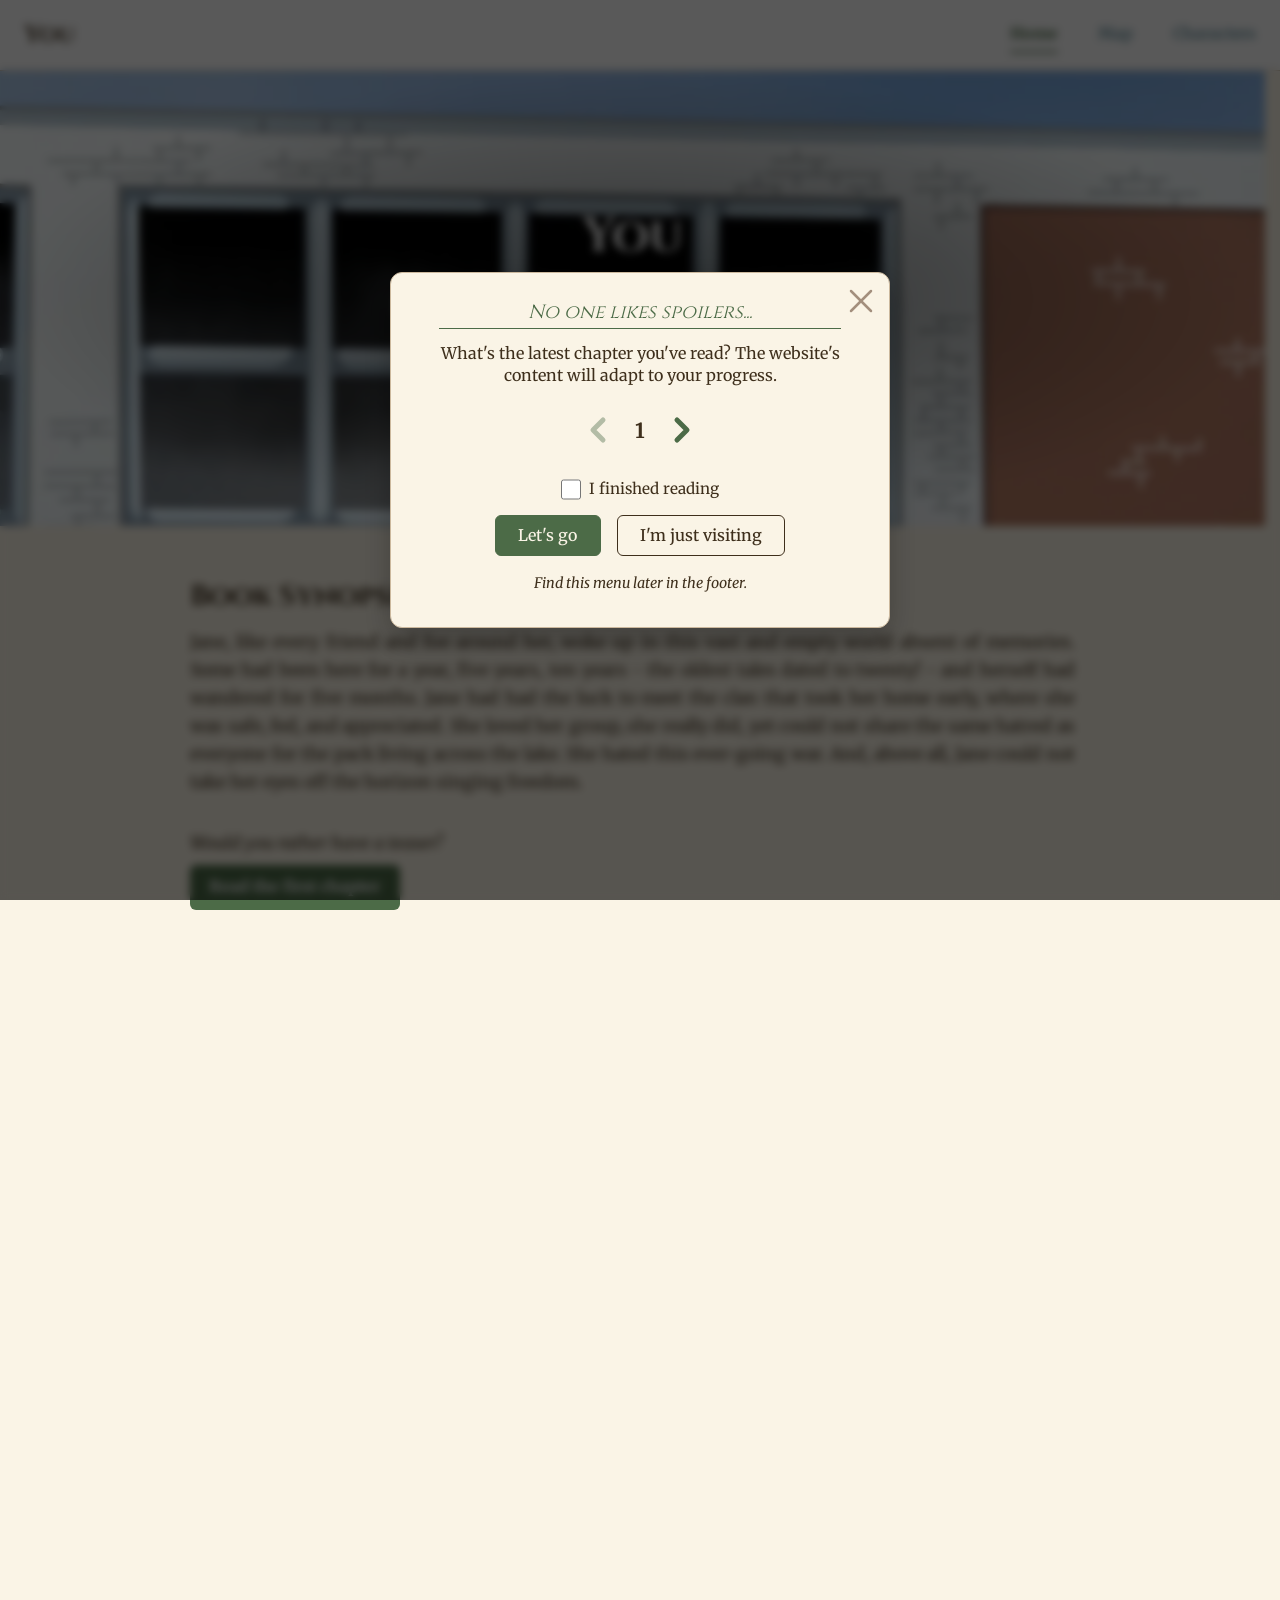
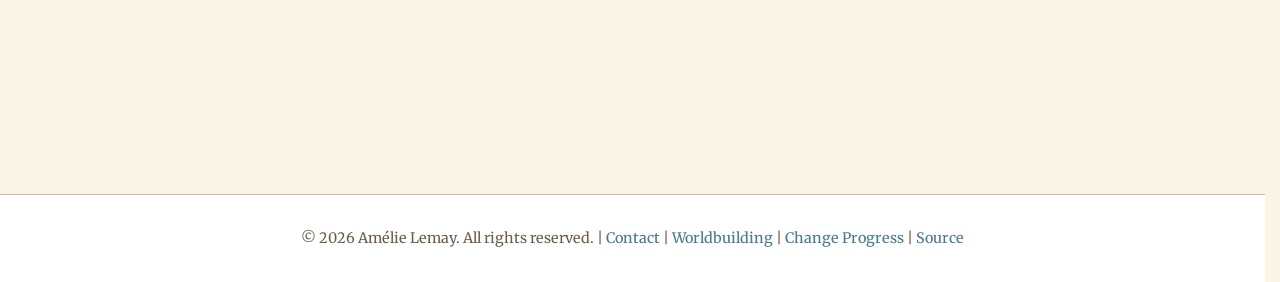
<file: index.html>
<!DOCTYPE html>
<html lang="en">

<head>
    <meta charset="UTF-8">
    <meta name="viewport" content="width=device-width, initial-scale=1.0">
    <title>Home</title>
    <link href="https://fonts.googleapis.com/css2?family=Cinzel:wght@600&family=Merriweather&display=swap"
        rel="stylesheet">
    <link rel="stylesheet" href="/css/shared.css">
    <link rel="stylesheet" href="/css/home.css">
    <script type="module" src="/js/shared.js"></script>
    <script type="module" src="/js/home.js"></script>
</head>

<body>
    <header></header>

    <section class="chapter-update"></section>

    <main>
        <div id="content-wrapper">
            <section class="hero">
                <img alt="Book Artwork" class="hero-bg" id="hero-bg" loading="eager">
                <h1 id="book-title"></h1>
                <p id="book-tagline"></p>
                <a href="map.html" class="button">Explore the map</a>
            </section>

            <section class="section">
                <h2>Book Synopsis</h2>
                <p class="synopsis" id="book-synopsis"></p>
                <p class="tip">Would you rather have a teaser?</p>
                <a href="content/you_chapter1.pdf" class="button" target="_blank">Read the first chapter</a>
            </section>

            <section class="section">
                <h2>Step Into the Lore</h2>
                <div class="cards cards--row">
                    <a href="map.html" class="card">
                        <div class="card-content">
                            <h3>Map</h3>
                            <p id="card-map-desc"></p>
                        </div>
                        <span class="link">Explore</span>
                    </a>
                    <a href="translation.html" class="card">
                        <div class="card-content">
                            <h3>Translation</h3>
                            <p id="card-translation-desc"></p>
                        </div>
                        <span class="link">Read Here</span>
                    </a>
                    <a href="characters.html" class="card">
                        <div class="card-content">
                            <h3>Characters</h3>
                            <p id="card-characters-desc"></p>
                        </div>
                        <span class="link">Meet Them</span>
                    </a>
                </div>
            </section>

            <section class="section">
                <h2>About This Website</h2>
                <p id="about-website"></p>
            </section>

            <section class="section section--updates">
                <h2>Latest Updates</h2>
                <ul class="updates-list" id="latest-updates">
                    <!-- Example of updates
                        <li>📢 Volume II coming Winter 2025!</li>
                        <li>🗺️ Map updated with new region: The Glade of Echoes</li>
                        <li>🎨 Fan art contest open until June 30</li>
                    -->
                </ul>
            </section>
        </div>

        <div id="error-wrapper" hidden>
            <p id="error-message" role="alert" aria-live="assertive">
                Sorry, something went wrong while loading the content. Please refresh or try again later.
            </p>
        </div>
    </main>

    <footer></footer>

    <a class="back-to-top"></a>

    <template id="progress-modal-template"></template>
</body>

</html>
</file>
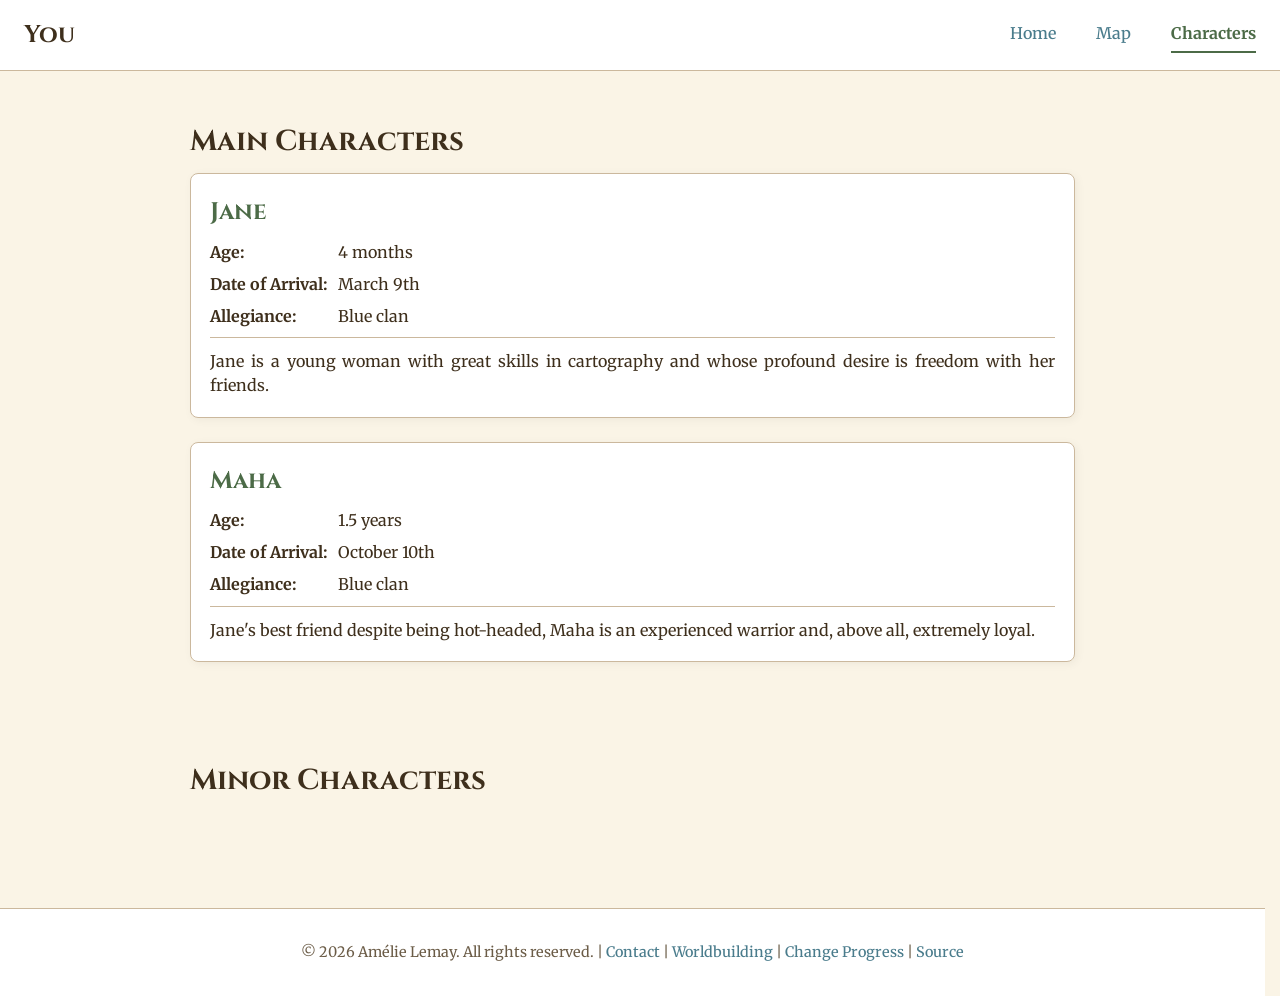
<file: characters.html>
<!DOCTYPE html>
<html lang="en">

<head>
    <meta charset="UTF-8">
    <meta name="viewport" content="width=device-width, initial-scale=1.0">
    <title>Characters</title>
    <link href="https://fonts.googleapis.com/css2?family=Cinzel:wght@600&family=Merriweather&display=swap"
        rel="stylesheet">
    <link rel="stylesheet" href="/css/shared.css">
    <link rel="stylesheet" href="/css/characters.css">
    <script type="module" src="/js/shared.js"></script>
    <script type="module" src="/js/characters.js"></script>
</head>

<body>
    <header></header>

    <section class="chapter-update"></section>

    <main>
        <div id="content-wrapper">
            <section class="section">
                <h2>Main Characters</h2>
                <div class="major-characters cards" id="main-characters">
                    <!--
                        <div class="card card--hover">
                            <h3 class="section-heading">Name</h3>
                            <div class="card-meta card-underline">
                                <div class="label">Age:</div>
                                <div>Age</div>
                                <div class="label">Date of Arrival:</div>
                                <div>Date</div>
                                <div class="label">Allegiance:</div>
                                <div>Group</div>
                            </div>
                            <p class="card-description">Description.</p>
                        </div>
                    -->
                </div>
            </section>

            <section class="section">
                <h2>Minor Characters</h2>
                <div class="minor-characters cards" id="minor-characters">
                    <!--
                        <div class="card card--hover">
                            <h3 class="section-heading">Name</h3>
                            <div class="card-meta">
                                <div class="label">Allegiance:</div>
                                <div>Group</div>
                            </div>
                        </div>
                    -->
                </div>
            </section>
        </div>

        <div id="error-wrapper" hidden>
            <p id="error-message" role="alert" aria-live="assertive">
                Sorry, something went wrong while loading the content. Please refresh or try again later.
            </p>
        </div>
    </main>

    <footer></footer>

    <a class="back-to-top"></a>

    <template id="progress-modal-template"></template>
</body>

</html>
</file>
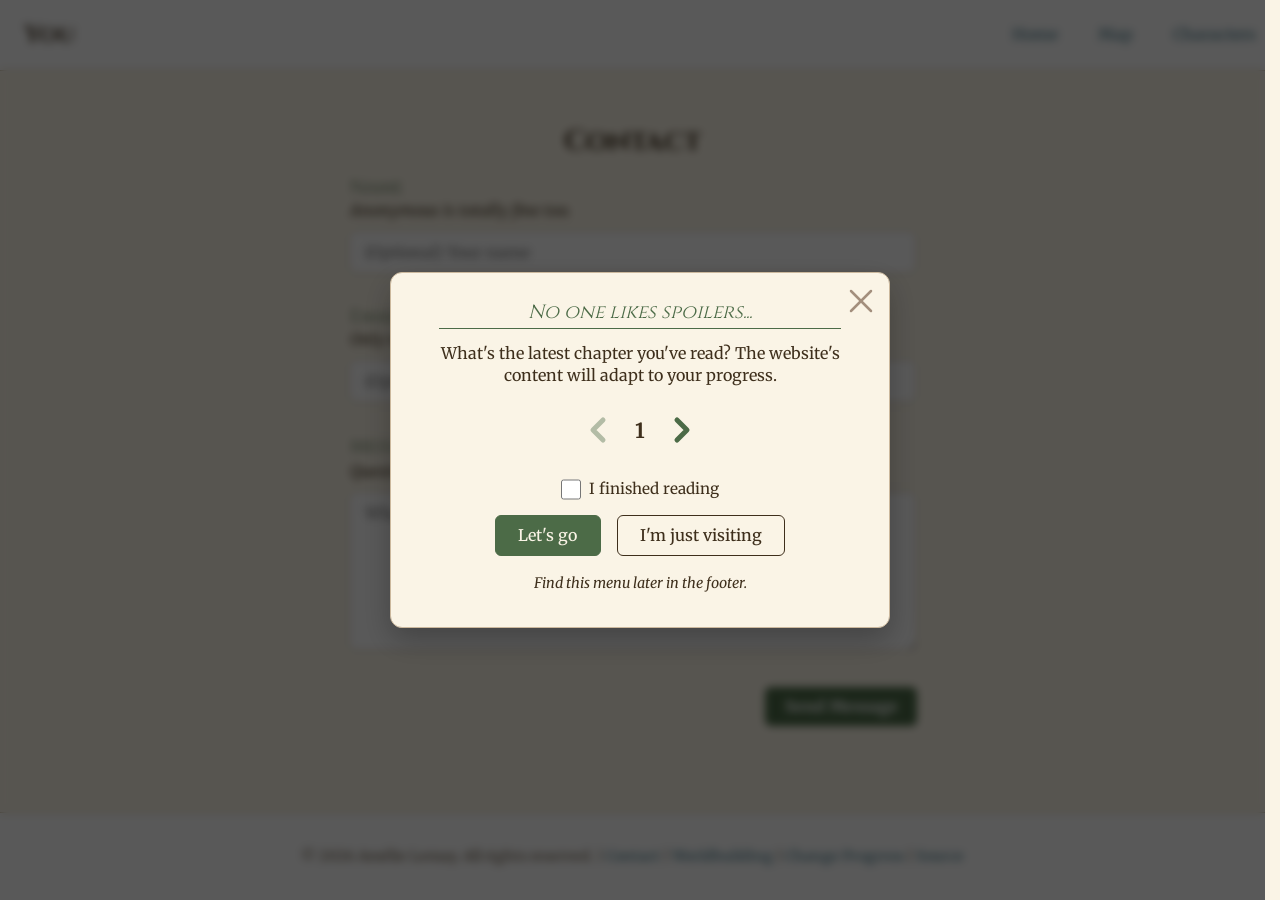
<file: contact.html>
<!DOCTYPE html>
<html lang="en">

<head>
    <meta charset="UTF-8">
    <meta name="viewport" content="width=device-width, initial-scale=1.0">
    <title>Contact</title>
    <link href="https://fonts.googleapis.com/css2?family=Cinzel:wght@600&family=Merriweather&display=swap"
        rel="stylesheet">
    <link rel="stylesheet" href="/css/shared.css">
    <link rel="stylesheet" href="/css/contact.css">
    <script type="module" src="/js/shared.js"></script>
    <script type="module" src="/js/contact.js"></script>
</head>

<body>
    <header></header>

    <section class="chapter-update"></section>

    <main>
        <section class="section contact-block">
            <h2>Contact</h2>
            <form class="contact-form animate" action="https://api.web3forms.com/submit" method="POST" autocomplete="off">
                <input type="hidden" name="access_key" value="7e72d4c0-4e50-462b-a492-0defb80f0c48">
                <input type="hidden" name="subject" value="Contact Form Submission from You Website">
                <input type="hidden" name="from_name" value="You Website Contact Form">
                <input type="checkbox" name="botcheck" id="botcheck" style="display: none;">

                <label for="name">Name</label>
                <p class="hint card-description">Anonymous is totally fine too.</p>
                <input type="text" name="name" id="name" placeholder="(Optional) Your name">
                <span class="field-error" id="name-error" aria-live="polite"></span>

                <label for="email">Email</label>
                <p class="hint card-description">Only needed if you want a reply — no pressure.</p>
                <input type="text" name="email" id="email" placeholder="(Optional) you@example.com">
                <span class="field-error" id="email-error" aria-live="polite"></span>

                <label for="message">Message <span class="required-asterisk" title="Required">*</span></label>
                <p class="hint card-description">Questions, thoughts, complaints, fan mail — it all goes here.</p>
                <textarea name="message" id="message" placeholder="What's on your mind?"></textarea>
                <span class="field-error" id="message-error" aria-live="polite"></span>

                <button class="button" id="contact-submit-button" type="submit">Send Message</button>
                <div id="form-result" aria-live="polite" hidden></div>
            </form>
        </section>
    </main>

    <footer></footer>

    <a class="back-to-top"></a>

    <template id="progress-modal-template"></template>
</body>

</html>
</file>
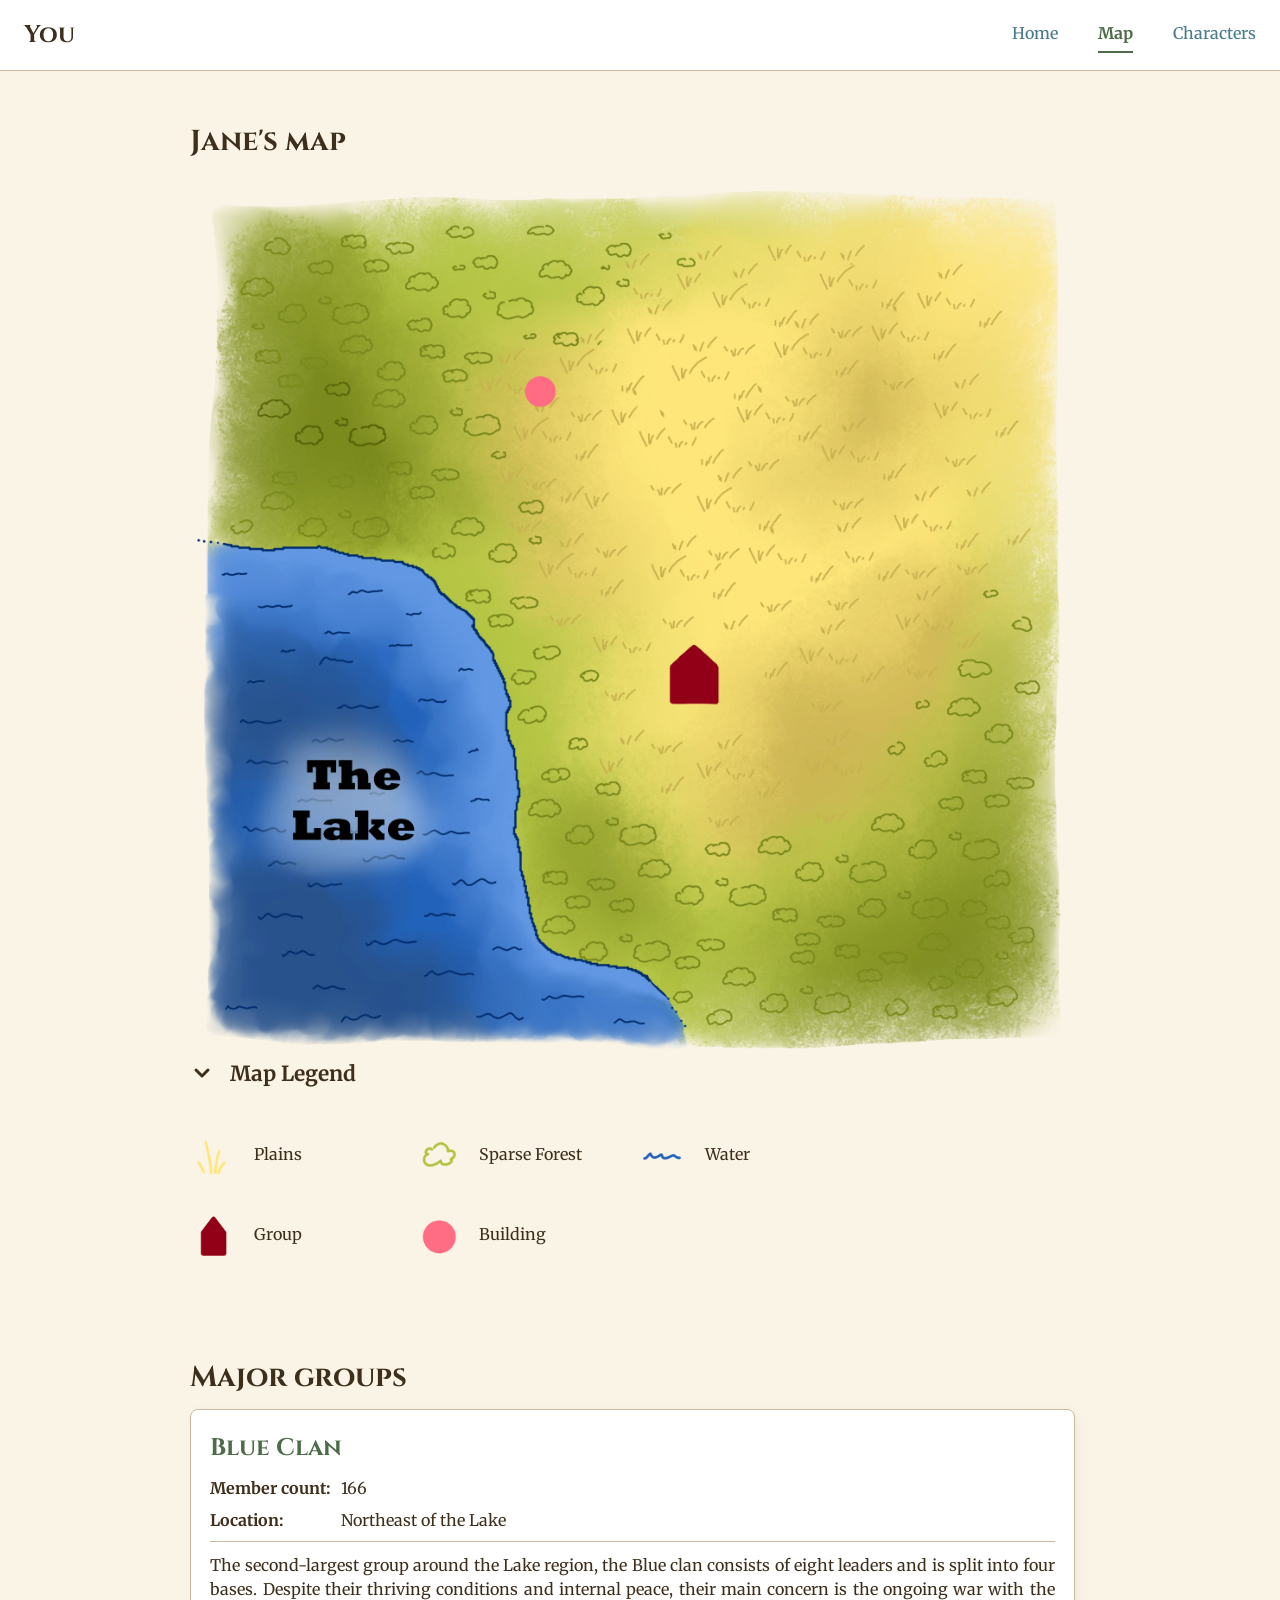
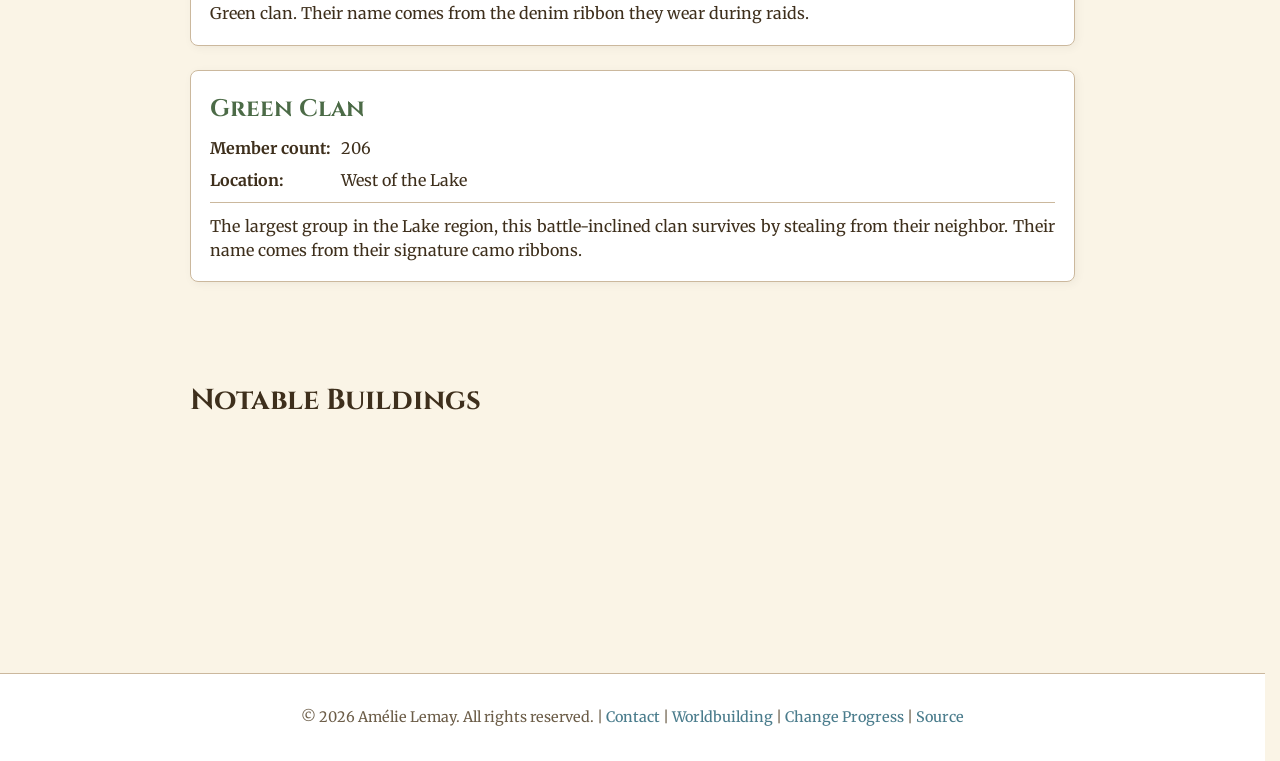
<file: map.html>
<!DOCTYPE html>
<html lang="en">

<head>
    <meta charset="UTF-8">
    <meta name="viewport" content="width=device-width, initial-scale=1.0">
    <title>Map</title>
    <link href="https://fonts.googleapis.com/css2?family=Cinzel:wght@600&family=Merriweather&display=swap" rel="stylesheet">
    <link rel="stylesheet" href="/css/shared.css">
    <link rel="stylesheet" href="/css/map.css">
    <script type="module" src="/js/shared.js"></script>
    <script type="module" src="/js/map.js"></script>
</head>

<body>
    <header></header>

    <section class="chapter-update"></section>

    <main>
        <div id="content-wrapper">
            <section class="section">
                <h2 id="map-title"></h2>
                <div id="map-wrapper">
                    <img class="map-image" id="map-image" alt="Book Map" loading="eager">
                    <div id="regions-container"></div>
                </div>

                <aside class="legend" aria-label="Map legend">
                    <div class="legend-head">
                        <button class="legend-toggle" aria-expanded="true" aria-controls="legend-grid" id="legendToggle">
                            <svg fill="none" viewBox="0 0 24 24" stroke="currentColor" stroke-width="3" stroke-linecap="round" stroke-linejoin="round">
                                <polyline points="6 9 12 15 18 9" />
                            </svg>
                        </button>
                        <h3>Map Legend</h3>
                    </div>
                
                    <div class="legend-grid legend-expanded" id="legend-grid">
                        <!-- Legend item structure
                            <div class="legend-group" id="legend-<group-id>">
                                <div class="legend-item">
                                    <img class="icon" src="img/<icon-file>" alt="<icon-alt>">
                                    <div class="legend-label"><Label text></div>
                                </div>
                            </div>
                        -->
                    </div>
                </aside>
            </section>
            
            <section class="section">
                <h2>Major groups</h2>
                <div id="major-groups" class="cards">
                    <!-- Major groups card structure
                        <div class="card card--hover">
                            <h3 class="section-heading">Name</h3>
                            <div class="card-meta card-underline">
                                <div class="label">Member count:</div>
                                <div>Member count</div>
                                <div class="label">Location:</div>
                                <div>Location</div>
                            </div>
                            <p class="card-description">Description</p>
                        </div>
                    -->
                </div>
            </section>
            
            <section class="section">
                <h2>Notable Buildings</h2>
                <div id="notable-buildings" class="cards">
                    <!-- Notable buildings card structure
                        <div class="card card--hover">
                            <h3 class="section-heading">Name</h3>
                            <div class="card-meta">
                                <div class="label">Belongs to:</div>
                                <div>Group</div>
                                <div class="label">Usage:</div>
                                <div>Description</div>
                            </div>
                            <p class="card-description">Optional note</p>
                        </div>
                    -->
                </div>
            </section>
        </div>

        <div id="error-wrapper" hidden>
            <p id="error-message" role="alert" aria-live="assertive">
                Sorry, something went wrong while loading the content. Please refresh or try again later.
            </p>
        </div>
    </main>

    <footer></footer>

    <a class="back-to-top"></a>

    <template id="progress-modal-template"></template>
</body>

</html>
</file>
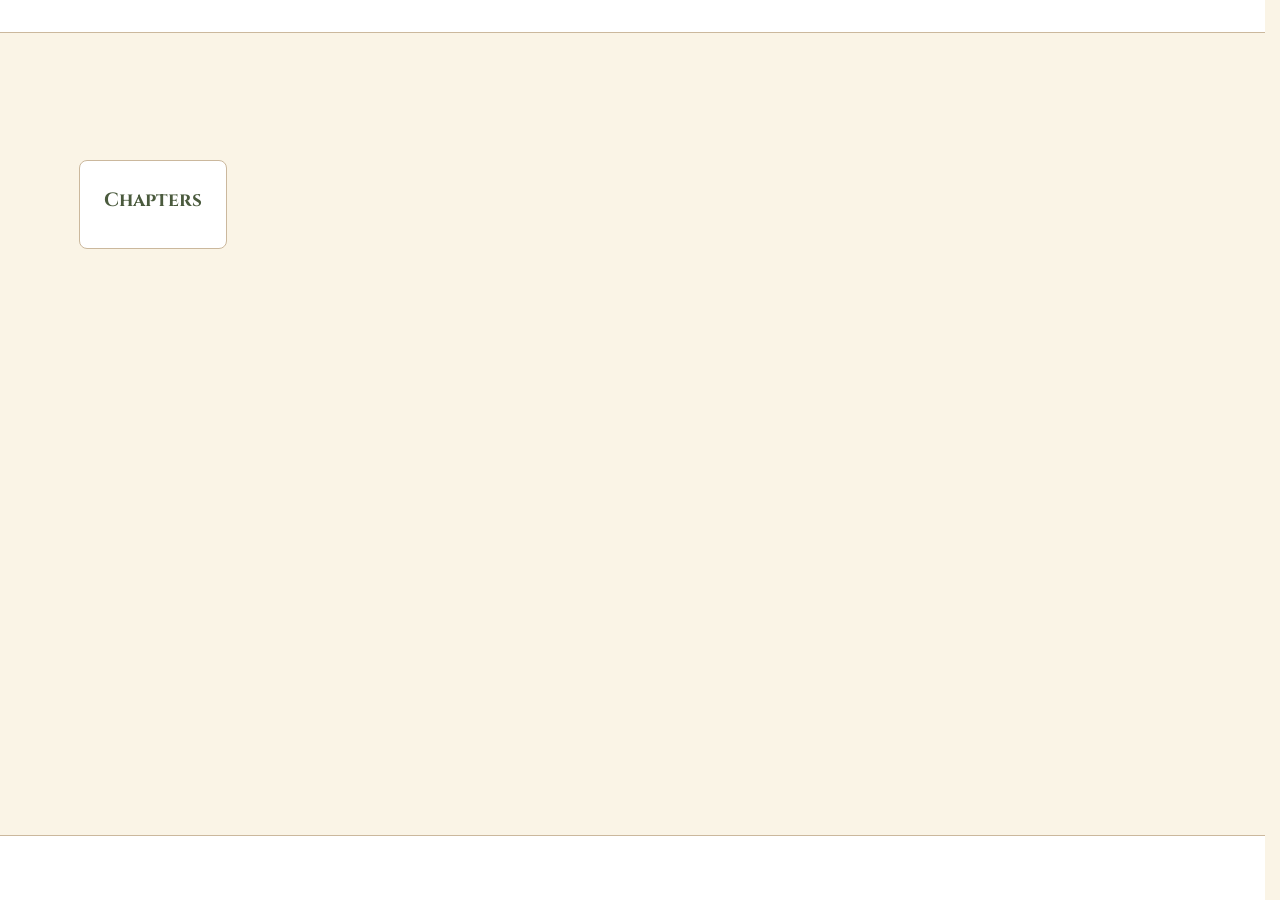
<file: translation.html>
<!DOCTYPE html>
<html lang="en">

<head>
    <meta charset="UTF-8">
    <meta name="viewport" content="width=device-width, initial-scale=1.0">
    <title>Translation</title>
    <link href="https://fonts.googleapis.com/css2?family=Cinzel:wght@600&family=Merriweather&display=swap"
        rel="stylesheet">
    <link rel="stylesheet" href="/css/shared.css">
    <link rel="stylesheet" href="/css/translation.css">
    <script type="module" src="/js/shared.js"></script>
    <script type="module" src="/js/translation.js"></script>
</head>

<body>
    <header></header>

    <section class="chapter-update"></section>

    <main>
        <div id="content-wrapper">
            <aside class="fade-in">
                <h2>Chapters</h2>
                <ul id="sidebar"></ul>
                <label for="chapter-select" id="lbl-chapter-select">Select your chapter:</label>
                <div class="select-wrapper">
                    <select id="chapter-select" aria-label="Select chapter"></select>
                    <svg class="select-chevron" fill="none" viewBox="0 0 24 24" stroke="currentColor" stroke-width="3"
                        stroke-linecap="round" stroke-linejoin="round">
                        <polyline points="6 9 12 15 18 9" />
                    </svg>
                </div>
            </aside>

            <div class="translations" id="translations">
            <!-- Translation block structure
                <div class="translation-block fade-in" id="chapterX">
                    <h3>Chapter X — Translated Dialogue</h3>             
            
                    <div class="dialogue fade-in">        
                        <p class="context">Context A</p>
            
                        <div class="box">
                            <p>Line 1</p>
                            <p>Line 2</p>
                        </div>
                    </div>

                    <div class="dialogue fade-in">
                        <div class="separator"><span>❈</span></div>
                    
                        <p class="context">Context B</p>
                    
                        <div class="box">
                            <p>Line</p>
                        </div>
                    </div>
                </div>
            -->
            </div>
        </div>

        <div id="error-wrapper" hidden>
            <p id="error-message" role="alert" aria-live="assertive">
                Sorry, something went wrong while loading the content. Please refresh or try again later.
            </p>
        </div>
    </main>

    <footer></footer>

    <a class="back-to-top"></a>

    <template id="progress-modal-template"></template>
</body>

</html>
</file>
<file: css/shared.css>
/* ====================================
   Theme Variables
==================================== */
:root {
    --bg: #FAF4E6;
    --text: #3E2F1C;
    --accent: #4C6B47;
    --link: #4A7C8C;
    --border: #CBB89D;
}

/* ====================================
   Global Reset & Base
==================================== */
* {
    margin: 0;
    padding: 0;
    box-sizing: border-box;
}

html {
    font-size: 100%;
    scroll-behavior: smooth;
    scrollbar-gutter: stable;
}

@supports not (scrollbar-gutter: stable) {
    html {
        overflow-y: scroll;
    }
}

html, body {
    height: 100%;
    margin: 0;
}

body {
    font-family: 'Merriweather', serif;
    background-color: var(--bg);
    color: var(--text);
    line-height: 1.6;
    display: flex;
    flex-direction: column;
    min-height: 100vh;
}

main {
    flex: 1;
    padding-top: 5rem; /* approximate header height for backup */
}

header,
nav,
aside,
.card,
.translation-block,
footer {
    background: white;
}

.hidden {
    display: none !important;
}

.link:focus-visible,
button:focus-visible {
    outline: 2px solid var(--accent);
    outline-offset: 3px;
}

/* ====================================
   Header & Navigation
==================================== */
header {
    border-bottom: 1px solid var(--border);
    padding: 0.75rem;
    display: flex;
    justify-content: space-between;
    align-items: center;
    position: fixed;
    top: 0;
    width: 100%;
    z-index: 100;
}

header h1 {
    font-family: 'Cinzel', serif;
    font-size: 1.5rem;
}

header h1 a {
    color: inherit;
    text-decoration: none;
}

.menu-toggle {
    display: flex;
    align-items: center;
    justify-content: center;
    background: transparent;
    border: 0;
    color: var(--link);
}

.menu-toggle svg {
    width: 2.5rem;
    height: 2.5rem;
}

.link {
    transition: color 0.3s ease;
    text-decoration: none;
    color: var(--link);
    cursor: pointer;
}

.link {
    position: relative;
    font-weight: 500;
}

.link::after {
    content: "";
    position: absolute;
    left: 0;
    bottom: -3px;
    height: 2px;
    width: 100%;
    background-color: var(--accent);
    transform: scaleX(0);
    transform-origin: center;
    transition: transform 0.5s ease;
}

.link:hover::after {
    transform: scaleX(1);
}

.link:hover,
.translation strong,
.chapter-update a:hover {
    color: var(--accent);
}

nav {
    position: absolute;
    top: 100%;
    right: 0;
    width: 220px;
    display: flex;
    flex-direction: column;
    padding: 1rem 1.5rem;
    gap: 1rem;
    box-shadow: 0 6px 12px rgba(0, 0, 0, 0.1);
    border-radius: 0 0 8px 8px;
    opacity: 0;
    pointer-events: none;
    transform: translateY(-10px);
    transition: all 0.25s ease;
}

nav.open {
    opacity: 1;
    pointer-events: auto;
    transform: translateY(0);
}

nav .link[aria-current="page"] {
    color: var(--accent);
    font-weight: bold;
    border-bottom: 2px solid var(--accent);
    padding-bottom: 0.2rem;
}

/* ====================================
   Back to Top Button
==================================== */
.back-to-top {
    position: fixed;
    bottom: 1rem;
    right: 0.5rem;
    width: 2.7rem;
    height: 2.7rem;
    background: transparent;
    color: var(--accent);
    border: 1.5px solid var(--accent);
    border-radius: 50%;
    opacity: 0;
    pointer-events: none;
    transition: opacity 0.4s ease, transform 0.3s ease;
    z-index: 1000;
    display: flex;
    align-items: center;
    justify-content: center;
    backdrop-filter: blur(6px);
}

.back-to-top svg {
    width: 1.2rem;
    height: 1.2rem;
}

.back-to-top:hover {
    transform: scale(1.1);
    background-color: rgba(76, 107, 71, 0.08);
}

body.scrolled .back-to-top {
    opacity: 1;
    pointer-events: auto;
}

/* ====================================
   Buttons
==================================== */
.button {
    font-family: 'Merriweather', serif;
    font-size: 1rem;
    font-weight: bold;
    padding: 0.6rem 1.2rem;
    border-radius: 6px;
    border: none;
    background: var(--accent);
    color: white;
    cursor: pointer;
    display: inline-block;
    text-align: center;
    text-decoration: none;
    transition: transform 0.3s ease, box-shadow 0.3s ease, background-color 0.3s ease;
}

.button:hover {
    transform: scale(1.02);
    box-shadow: 0 0 4px 1px rgba(76, 107, 71, 0.5);
    background-color: #436141;
}

/* ====================================
   Error Message
==================================== */
#error-wrapper {
    display: none;
    align-items: center;
    justify-content: center;
    height: 100%;
    text-align: center;
}

#error-message {
    background-color: #ffdddd;
    color: #a94442;
    border: 1px solid #a94442;
    padding: 1rem 2rem;
    margin: 1rem auto;
    max-width: 80%;
    border-radius: 8px;
    font-weight: bold;
}

.error-p {
    color: gray;
    font-size: 0.9rem;
    font-style: italic;
}

/* ====================================
   Sections & Text Styling
==================================== */
.section {
    padding: 1rem;
    max-width: 90%;
    margin: 0 auto;
    opacity: 0;
}

.section h2 {
    font-family: 'Cinzel', serif;
    font-size: 1.8rem;
    margin-bottom: 0.5rem;
}

.section h3 {
    font-size: 1.3rem;
}

h3.section-heading {
    font-family: 'Cinzel', serif;
    font-size: 1.5rem;
    color: var(--accent);
}

.section p:not(.card-description) {
    font-size: 1.1rem;
}

.tip {
    margin: 2rem 0 0.5rem 0;
    font-style: italic;
    font-size: 0.85rem;
}

/* ====================================
   Animation
==================================== */
.animate:not(.card) {
    animation: fadeInUpBlur 1s ease-out both;
}

@keyframes fadeInUpBlur {
    0% {
        opacity: 0;
        transform: translateY(2.5rem);
        filter: blur(4px);
    }

    40% {
        filter: blur(0);
    }

    100% {
        opacity: 1;
        transform: translateY(0);
        filter: blur(0);
    }
}

@keyframes popupIn {
    from {
        transform: scale(0.9) translateY(20px);
        opacity: 0;
    }

    to {
        transform: scale(1) translateY(0);
        opacity: 1;
    }
}

/* ====================================
   Images
==================================== */
img.loaded {
    opacity: 1;
}

/* ====================================
   Popup and banner styles
==================================== */
.popup-overlay {
    position: fixed;
    inset: 0;
    background: rgba(0, 0, 0, 0.65);
    backdrop-filter: blur(4px);
    display: flex;
    justify-content: center;
    align-items: center;
    opacity: 0;
    visibility: hidden;
    pointer-events: none;
    transition: opacity 0.4s ease, visibility 0.4s ease;
    z-index: 2000;
}

.popup-overlay.active {
    opacity: 1;
    visibility: visible;
    pointer-events: auto;
}

.popup {
    position: relative;
    background: var(--bg);
    border: 1px solid var(--border);
    border-radius: 12px;
    padding: 1.5rem;
    max-width: 500px;
    width: 90%;
    box-shadow: 0 12px 30px rgba(0, 0, 0, 0.25);
    animation: popupIn 0.4s ease;
    text-align: center;
    font-family: 'Merriweather', serif;
    color: var(--text);
}

.popup-close {
    position: absolute;
    top: 50%;
    bottom: 50%;
    right: 0.3rem;
    background: transparent;
    border: none;
    font-size: 2.5rem;
    cursor: pointer;
    display: flex;
    align-items: center;
    justify-content: center;
}

.popup-close svg {
    width: 2rem;
    height: 2rem;
    stroke-width: 1.5;
    color: #a38f7d;
    transition: color 0.25s ease, transform 0.25s ease;
}

.popup-close:hover svg {
    color: var(--text);
    transform: scale(1.1);
}

[data-id="close"] {
    top: 0.3rem;
    bottom: auto;
}

[data-id="close"] svg {
    width: 1.7rem;
    height: 1.7rem;
}

.mobile-break {
    display: inline;
}

.popup-intro {
    font-family: 'Cinzel', serif;
    font-size: 1.2rem;
    font-style: italic;
    margin-bottom: 0.8rem;
    color: var(--accent);
    border-bottom: 1.5px solid var(--accent);
}

.popup-text {
    font-size: 1rem;
    margin-bottom: 1.5rem;
    line-height: 1.4;
}

.chapter-stepper {
    display: flex;
    align-items: center;
    justify-content: center;
    gap: 0.5rem;
    margin-bottom: 1.5rem;
    font-size: 1.2rem;
    font-weight: bold;
    color: var(--accent);
}

[data-id="chapter-display"] {
    min-width: 2ch;
    text-align: center;
    font-size: 1.3rem;
    color: var(--text);
}

.stepper-btn {
    background: none;
    color: var(--accent);
    border: none;
    cursor: pointer;
    transition: transform 0.3s ease;
}

.stepper-btn svg {
    width: 2.5rem;
    height: 2.5rem;
}

.stepper-btn:hover:not(:disabled) {
    transform: scale(1.1);
}

.stepper-btn:disabled {
    opacity: 0.4;
    cursor: not-allowed;
}

.popup-checkbox {
    display: flex;
    justify-content: center;
    margin: 0.8rem 0;
    font-size: 0.95rem;
    color: var(--text);
}

.popup-checkbox label {
    display: flex;
    align-items: center;
    gap: 0.5rem;
    cursor: pointer;
}

.popup-checkbox input {
    accent-color: var(--accent);
    width: 1.3rem;
    height: 1.3rem;
    cursor: pointer;
}

.popup-actions {
    display: flex;
    gap: 1rem;
    justify-content: center;
    flex-wrap: wrap;
}

.popup-actions .button {
    font-weight: 500;
    padding: 0.6rem 1.4rem;
    transition: color 0.3s ease;
}

.popup-note {
    margin-top: 1rem;
    font-size: 0.9rem;
    font-style: italic;
}

.button--primary {
    background-color: var(--accent);
    color: var(--bg);
    border: 1.5px solid var(--accent);
}

.button--primary:hover {
    background-color: #5c7b58;
    box-shadow: none;
}

.button--secondary {
    background-color: transparent;
    color: var(--text);
    border: 1.5px solid var(--text);
}

.button--secondary:hover {
    background-color: rgba(0, 0, 0, 0.05);
    box-shadow: none;
}

.chapter-update {
    padding: 0.5rem;
    border-top: 1px solid var(--border);
    border-bottom: 1px solid var(--border);
    text-align: center;
    font-style: italic;
    background: var(--bg);
    position: fixed;
    top: 0;
    width: 100%;
    transform: translateY(-100%);
    opacity: 0;
    transition: transform 0.6s ease, opacity 0.6s ease;
    z-index: 50;
}

.chapter-update.show {
    transform: translateY(0);
    opacity: 1;
}

/* ====================================
   Card Layouts (Cards)
==================================== */
.cards,
.major-characters {
    display: flex;
    flex-direction: column;
    gap: 1.5rem;
}

.card {
    border: 1px solid var(--border);
    padding: 1rem;
    border-radius: 8px;
    box-shadow: 2px 2px 10px rgba(0, 0, 0, 0.05);
    opacity: 0;
    transform: translateY(1.5rem);
    transition: opacity 1s ease, transform 0.3s ease, box-shadow 0.3s ease;
}

.card h3 {
    margin-bottom: 0.3rem;
    text-align: left;
}

.card-meta {
    display: grid;
    grid-template-columns: max-content 1fr;
    row-gap: 0.4rem;
    column-gap: 0.6rem;
}

.card-meta .label {
    font-weight: bold;
}

.card.animate {
    opacity: 1;
    transform: translateY(0);
}

.card:hover {
    transform: translateY(-6px);
    box-shadow: 4px 6px 18px rgba(0, 0, 0, 0.1);
}

.card-underline {
    margin-bottom: 0.7rem;
    border-bottom: 1px solid var(--border);
    padding-bottom: 0.5rem;
}

.card-description {
    margin-top: 0.5rem;
    font-size: 1rem;
    line-height: 1.5;
    text-align: justify;
}

/* ====================================
   Footer
==================================== */

footer {
    padding: 2rem;
    text-align: center;
    font-size: 0.9rem;
    color: #6b5c47;
    border-top: 1px solid var(--border);
    margin-top: 3rem;
}

/* ====================================
   Media Queries
==================================== */
/* Tablets */
@media (min-width: 600px) {
    .menu-toggle {
        display: none;
    }

    nav {
        position: static;
        opacity: 1;
        pointer-events: auto;
        transform: none;
        box-shadow: none;
        height: auto;
        width: auto;
        flex-direction: row;
        padding: 0;
    }

    nav .link {
        margin-left: 1.5rem;
    }

    nav .link[aria-current="page"] {
        border-bottom: none;
    }

    nav .link[aria-current="page"]::after {
        transform: scaleX(1);
    }

    header {
        padding: 1rem 1.5rem;
    }

    .mobile-break {
        display: none;
    }

    .popup {
        padding: 1.5rem 3rem 2rem;
    }

    .popup-close {
        right: 0.5rem;
    }

    [data-id="close"] {
        top: 0.5rem;
    }

    [data-id="close"] svg {
        width: 2.5rem;
        height: 2.5rem;
    }

    #error-message {
        max-width: 75%;
    }

    .section {
        padding: 3rem 2rem;
        max-width: 85%;
    }

    .card {
        padding: 1.2rem;
    }

    .card h3 {
        margin-bottom: 0.5rem;
    }

    .back-to-top {
        bottom: 2.5rem;
        right: 2rem;
    }
}

/* Desktops */
@media (min-width: 900px) {
    .section {
        max-width: 75%;
    }

    #error-message {
        max-width: 50%;
    }
}
</file>
<file: css/home.css>
/* ====================================
   Hero Section
==================================== */

.hero {
    color: white;
    text-align: center;
    padding: 8em 2em;
    position: relative;
    overflow: hidden;
    display: flex;
    flex-direction: column;
    justify-content: center;
    align-items: center;
}

.hero::before {
    content: "";
    position: absolute;
    inset: 0;
    background: radial-gradient(ellipse at center, rgba(0,0,0,0.45) 0%, transparent 70%);
    z-index: 0;
}

.hero-bg {
    position: absolute;
    top: 50%;
    left: 50%;
    transform: translate(-50%, -50%);
    z-index: -1;
    opacity: 0;
    will-change: transform, opacity;
    transition: opacity 2s ease-out;
}

.hero h1,
.hero p,
.hero a {
    position: relative;
    z-index: 1;
    opacity: 0;
    transform: translateY(1.25rem);
    animation: fadeSlideIn 1s forwards;
    text-shadow: 0 1px 6px rgba(0,0,0,0.6);
}

.hero h1 {
    font-family: 'Cinzel', serif;
    font-size: clamp(0.8rem, 7vw, 3rem);
    margin-bottom: 0.3em;
    animation-delay: 0.3s;
}

.hero p {
    font-size: clamp(0.6rem, 3.2vw, 1.2rem);
    margin-bottom: 2rem;
    animation-delay: 0.6s;
}

.hero a {
    animation-delay: 0.9s;
}

@keyframes fadeSlideIn {
    to {
        opacity: 1;
        transform: translateY(0);
    }
}

/* ====================================
   Synopsis Section
==================================== */
.synopsis {
    text-align: justify;
}

/* ====================================
    Updates Section
==================================== */

.section--updates {
    background: #f3eedd;
    border-radius: 6px;
}

.updates-list:has(li:only-child) {
    list-style: none;
    padding-left: 0;
}

/* ====================================
   Card customization
==================================== */

.cards--row {
    display: flex;
    flex-direction: column;
    gap: 0.8rem;
}

.card {
    color: inherit;
    text-decoration: inherit;
    display: flex;
    flex-direction: column;
    opacity: 1;
    transform: none;
}

.card .link {
    align-self: flex-start;
    margin-top: auto;
    padding-top: 0.5rem;
    font-weight: bold;
    position: relative;
}

/* ====================================
   Media Queries
==================================== */
/* Tablets */
@media (min-width: 720px) {
    .cards.cards--row {
        flex-direction: row;
        gap: 1.1rem;
    }

    .card {
        flex: 1 1 calc(33.333% - 1rem);
    }
}

/* Desktops */
@media (min-width: 900px) {
    .cards.cards--row {
        gap: 1.5rem;
    }
}
</file>
<file: css/characters.css>
/* ====================================
   Card customization
==================================== */
.minor-characters {
    gap: 0.5rem;
}

.minor-characters .card-meta {
    display: block;
}

@media (min-width: 600px) {
    .minor-characters {
        display: grid;
        grid-template-columns: repeat(auto-fill, minmax(12rem, 1fr));
        gap: 1.5rem;
    }
}
</file>
<file: css/contact.css>
.contact-block {
    display: flex;
    flex-direction: column;
    align-items: center;
    padding-bottom: 0;
}

.contact-form {
    width: 100%;
    display: flex;
    flex-direction: column;
    gap: 0.5rem;
}

.contact-form label {
    font-family: 'Cinzel', serif;
    font-size: 1.15rem;
    color: var(--accent);
    margin-left: 2px;
}

.contact-form input[type="text"],
.contact-form input[type="email"],
.contact-form textarea {
    font-family: inherit;
    font-size: 1rem;
    padding: 0.7rem 1rem;
    border: 1.5px solid var(--border);
    border-radius: 7px;
    color: var(--text);
    transition: border-color 0.3s, box-shadow 0.3s;
    resize: none;
    box-shadow: 0 1px 4px rgba(76,107,71,0.04);
    margin-bottom: 1.2rem;
}

.contact-form input[type="text"]:focus,
.contact-form input[type="email"]:focus,
.contact-form textarea:focus {
    border-color: var(--accent);
    outline: none;
    box-shadow: 0 2px 8px rgba(76,107,71,0.10);
}

.hint {
    font-style: italic;
    margin-top: -0.8rem;
    margin-left: 2px;
}

.required-asterisk {
    color: #a94442;
    font-size: 1.1em;
    vertical-align: middle;
    font-weight: bold;
}

.contact-form textarea {
    min-height: 10rem;
    max-height: 25rem;
    resize: vertical;
}

#contact-submit-button {
    margin-top: 0.5rem;
    align-self: flex-end;
}

#contact-submit-button:hover {
    transform: translateY(-2px) scale(1.03);
}

.field-error {
    display: block;
    color: #a94442;
    font-size: 0.875rem;
    margin-top: -1.5rem;
    margin-left: 2px;
    min-height: 1.2em;
}

.field-invalid {
    border-color: #a94442 !important;
    box-shadow: 0 0 0 2px rgba(192, 57, 43, 0.15) !important;
}

#form-result {
    font-size: 0.95rem;
    font-style: italic;
    padding-top: 0.25rem;
    border-top: 1px solid var(--border);
    margin-top: 0.25rem;
    opacity: 0;
    animation: fadeInResult 0.4s ease forwards;
}

#form-result.result-success {
    color: var(--accent);
}

#form-result.result-error {
    color: #a94442;
}

@keyframes fadeInResult {
    to { opacity: 1; }
}

@media (min-width: 900px) {
    .contact-block {
        max-width: 50%;
    }
}
</file>
<file: css/map.css>
#map-wrapper {
    position: relative;
    width: 100%;
}

.map-image {
    width: 100%;
    height: auto;
    display: block;
    opacity: 0;
    transition: opacity 1s ease;
}

#regions-container {
    position: absolute;
    inset: 0;
}

.region {
    position: absolute;
    transform: translate(-50%, -50%);
    cursor: pointer;
}

.region .tooltip {
    position: absolute;
    top: -2.2rem;
    left: 50%;
    transform: translateX(-50%) translateY(10px);
    background: var(--bg);
    color: var(--text);
    padding: 0.4rem 0.8rem;
    border-radius: 6px;
    border: 1px solid var(--border);
    box-shadow: 0 4px 10px rgba(0, 0, 0, 0.08);
    font-family: 'Merriweather', serif;
    font-size: 0.85rem;
    white-space: nowrap;
    opacity: 0;
    transition: opacity 0.25s ease, transform 0.25s ease;
    z-index: 50;
    pointer-events: none;
}

.region .tooltip::after {
    content: "";
    position: absolute;
    left: 50%;
    bottom: -6px;
    transform: translateX(-50%);
    width: 0;
    height: 0;
    border-left: 7px solid transparent;
    border-right: 7px solid transparent;
    border-top: 7px solid var(--bg);
    filter: drop-shadow(0 2px 2px rgba(0, 0, 0, 0.06));
}

.region:hover .tooltip, .show-tooltip .tooltip {
    opacity: 1;
    transform: translateX(-50%) translateY(0);
    pointer-events: auto;
}

.legend {
    margin-top: 2rem;
    width: 100%;
    background: none;
}

.legend-head {
    display: flex;
    align-items: center;
    gap: 1rem;
}

.legend-toggle {
    background: transparent;
    border: 0;
    cursor: pointer;
    transition: transform 0.4s ease;
    color: var(--text);
}

.legend-toggle svg {
    width: 1.5rem;
    height: 1.5rem;
    transition: transform 0.4s ease;
}

.legend-toggle[aria-expanded="false"] svg {
    transform: rotate(-90deg)
}

.legend-toggle:hover {
    transform: scale(1.1);
}

.legend-grid {
    opacity: 0;
    height: 0;
    overflow: hidden;
    transform: translateY(1rem);
    filter: blur(4px);
    transition: opacity 0.4s ease, height 0.4s ease, transform 0.4s ease, filter 0.4s ease;
    display: flex;
    flex-direction: column;
}

.legend-grid.legend-expanded {
    opacity: 1;
    transform: translateY(0);
    filter: blur(0);
}

.legend-group {
    display: flex;
    flex-direction: column;
    margin-top: 1rem;
    margin-left: 2rem;
}

.legend-item {
    display: flex;
    align-items: center;
    gap: 1rem;
}

.legend-icon {
    width: 2rem;
    height: 2rem;
}

/* ====================================
   Media Queries
==================================== */
/* Tablets and desktops */
@media (min-width: 600px) {
    #map-wrapper {
        max-width: 900px;
        margin: 0 auto;
    }

    .legend {
        max-width: 900px;
        margin: 0 auto;
    }

    .legend-grid {
        display: grid;
        grid-template-columns: repeat(auto-fit, minmax(12rem, 1fr));
        gap: 1rem;
        align-items: start;
        margin-top: 1.5rem;
    }

    .legend-group {
        display: grid;
        grid-template-columns: subgrid;
        grid-column: 1 / -1;
        gap: 1rem;
        margin-left: 0;
    }

    .legend-icon {
        width: 3rem;
        height: 3rem;
    }
}
</file>
<file: css/translation.css>
/* ====================================
   Layout wrapper
==================================== */

#content-wrapper {
    display: flex;
    flex-direction: column;
    max-width: 90%;
    padding: 0 1em;
    margin: auto;
}

/* ====================================
   Chapter Selector (for mobile)
==================================== */

aside,
.translation-block {
    border: 1px solid var(--border);
    border-radius: 8px;
    padding: 1rem;
    margin-top: 1rem;
}

aside {
    width: 100%;
    display: flex;
    align-items: center;
    gap: 1rem;
    padding: 1rem;
}

#lbl-chapter-select {
    font-size: 0.9rem;
    font-style: italic;
    white-space: nowrap;
    flex: 0 0 auto;
}

.select-wrapper {
    position: relative;
    flex: 1 1 auto;
    min-width: 0;
}

#chapter-select {
    width: 100%;
    padding: 0.7rem 2.5rem 0.7rem 0.8rem;
    border-radius: 8px;
    border: 1px solid var(--border);
    background-color: var(--bg);
    color: var(--text);
    font-family: inherit;
    font-size: 0.95rem;
    appearance: none;
    -webkit-appearance: none;
    -moz-appearance: none;
}

#chapter-select:focus {
    outline: none;
    border-color: var(--border);
}

.select-chevron {
    position: absolute;
    right: 0.7rem;
    top: 50%;
    transform: translateY(-50%);
    width: 1.2rem;
    height: 1.2rem;
    color: var(--text);
    pointer-events: none;
    opacity: 0.9;
}

#chapter-select:active+.select-chevron {
    transform: translateY(-50%) scale(0.95);
}

/* ====================================
   Chapter Menu (for desktop)
==================================== */

aside h2 {
    display: none;
    font-family: 'Cinzel', serif;
    font-size: 1.2em;
    color: #4A5A3D;
}

aside li {
    position: relative;
    width: 100%;
    margin-bottom: 0.2em;
}

aside .link {
    display: block;
    padding: 0.3em 3em 0.3em 0.5em;
    color: var(--text);
}

aside .link::after {
    right: 0;
    bottom: -0.1em;
    background-color: #2B3D2F;
    transform-origin: left;
    transition: transform 0.5s ease, height 0.3s ease, background-color 0.3s ease;
}

aside .link:hover::after,
aside .link.active::after {
    transform: scaleX(1);
    height: 3px;
    background-color: var(--accent);
}

aside .link.active {
    color: var(--accent);
    font-weight: 600;
    background-color: #f3f0e6;
    border-top-left-radius: 6px;
    border-top-right-radius: 6px;
}

.toc-scroll {
    display: none;
    margin-top: 0.5rem;
    position: relative;
    min-height: 0;
    padding-right: 12px;
    overscroll-behavior: contain;
    overflow: hidden;
}

.toc-scroll>ul {
    margin: 0;
    padding: 0;
    height: 100%;
    overflow-y: auto;
    -ms-overflow-style: none;
    scrollbar-width: none;
}

.toc-scroll>ul::-webkit-scrollbar {
    display: none;
}

.faux-scrollbar {
    position: absolute;
    top: 0;
    right: 4px;
    width: 8px;
    height: 100%;
    pointer-events: none;
    opacity: 0;
    transition: opacity .12s;
}

.toc-scroll:hover .faux-scrollbar {
    opacity: 1;
    pointer-events: auto;
}

.faux-scrollbar::before {
    content: "";
    position: absolute;
    left: 0;
    right: 0;
    top: 4px;
    bottom: 4px;
    border-radius: 6px;
    background: transparent;
}

.faux-thumb {
    position: absolute;
    left: 1px;
    right: 1px;
    width: auto;
    border-radius: 6px;
    background: rgba(120, 120, 120, 0.9);
    transition: background .12s, opacity .12s;
    cursor: pointer;
    box-shadow: 0 1px 2px rgba(0, 0, 0, 0.15);
}

.toc-scroll:hover .faux-thumb {
    background: rgba(100, 100, 100, 0.95);
}

.no-select {
    user-select: none !important;
    -webkit-user-select: none !important;
}

/* ====================================
   Translation Section
==================================== */

.translations {
    flex: 1;
}

.translation-block {
    display: none;
}

.translation-block.active {
    display: block;
}

.translation-block h3 {
    border-bottom: 1px solid rgba(76, 107, 71, 0.6);
    padding-bottom: 0.3em;
}

.dialogue {
    opacity: 0;
}

.context {
    font-style: italic;
    margin: 1rem 0 0.5rem 0;
}

/* ====================================
   Dialogue boxes
==================================== */

.box {
    padding: 1rem;
    background-color: #f3f0e6;
    border-radius: 4px;
    border-left: 4px solid var(--text);
    opacity: 1;
    transition: opacity 0.4s ease;
    text-align: justify;
}

.box p {
    margin-bottom: 1rem;
}

.box p:last-child {
    margin-bottom: 0;
}

/* ====================================
   Separator between dialogues
==================================== */

.separator {
    display: flex;
    align-items: center;
    justify-content: center;
    gap: 1em;
    margin: 1.5rem 0;
    opacity: 0.8;
}

.separator::before,
.separator::after {
    content: "";
    flex: 1;
    height: 2px;
}

.separator::before {
    background: linear-gradient(to right, transparent, #4C6B47);
}

.separator::after {
    background: linear-gradient(to right, #4C6B47, transparent);
}

.separator span {
    color: #4C6B47;
    font-size: 1.1em;
    transform: translateY(-0.1em);
}

/* ====================================
   Media Queries
==================================== */
/* Tablets */
@media (min-width: 600px) {
    .separator {
        margin: 3rem 0;
    }
}

/* Desktops */
@media (min-width: 900px) {
    aside {
        width: auto;
        position: sticky;
        top: 6em;
        max-height: min(60vh, 500px);
        display: grid;
        grid-template-rows: auto 1fr;
        overflow: hidden;
        align-items: unset;
        margin-bottom: 1rem;
        gap: 0;
    }

    #content-wrapper {
        flex-direction: row;
        align-items: flex-start;
        margin: 4em auto;
        padding: 0 1em;
        gap: 2em;
    }

    aside, .translation-block {
        padding: 1.5rem;
    }

    .toc-scroll, aside h2 {
        display: block;
    }

    #lbl-chapter-select, #select-wrapper, #chapter-select, .select-chevron {
        display: none;
    }
}
</file>
